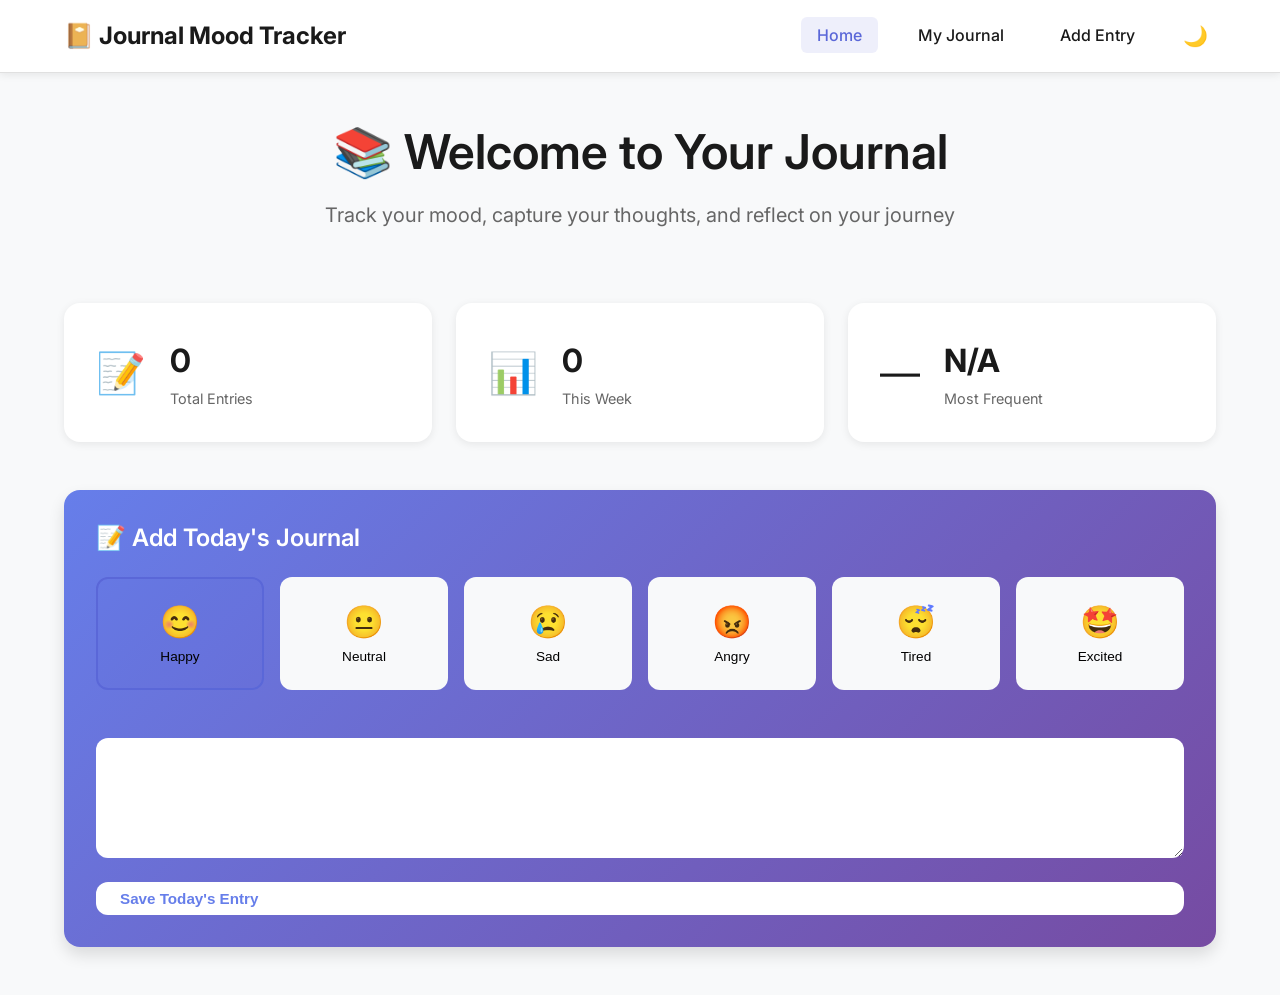
<file: journal-app/index.html>
<!DOCTYPE html>
<html lang="en">
<head>
  <meta charset="UTF-8">
  <meta name="viewport" content="width=device-width, initial-scale=1.0">
  <title>Daily Journal with Mood Tracker</title>
  <link rel="stylesheet" href="css/styles.css">
  <link rel="preconnect" href="https://fonts.googleapis.com">
  <link rel="preconnect" href="https://fonts.gstatic.com" crossorigin>
  <link href="https://fonts.googleapis.com/css2?family=Inter:wght@400;500;600;700&display=swap" rel="stylesheet">
</head>
<body data-page="home">
  <!-- Navigation -->
  <nav>
    <div class="navbar">
      <div class="navbar-brand">
        📔 Journal Mood Tracker
      </div>
      <ul class="navbar-menu">
        <li><a href="index.html" class="active">Home</a></li>
        <li><a href="journal.html">My Journal</a></li>
        <li><a href="add.html">Add Entry</a></li>
        <li><button class="dark-mode-toggle" title="Toggle dark mode">🌙</button></li>
      </ul>
    </div>
  </nav>

  <!-- Main Content -->
  <main>
    <!-- Hero Section -->
    <section class="hero">
      <div class="container">
        <h1>📚 Welcome to Your Journal</h1>
        <p>Track your mood, capture your thoughts, and reflect on your journey</p>
      </div>
    </section>

    <!-- Statistics Section -->
    <section class="container">
      <div class="stats-container"></div>
    </section>

    <!-- Today's Entry Section -->
    <section class="container">
      <div class="today-entry-container"></div>
    </section>
  </main>

  <!-- Scripts -->
  <script src="js/storage.js"></script>
  <script src="js/ui.js"></script>
  <script src="js/app.js"></script>
</body>
</html>
</file>
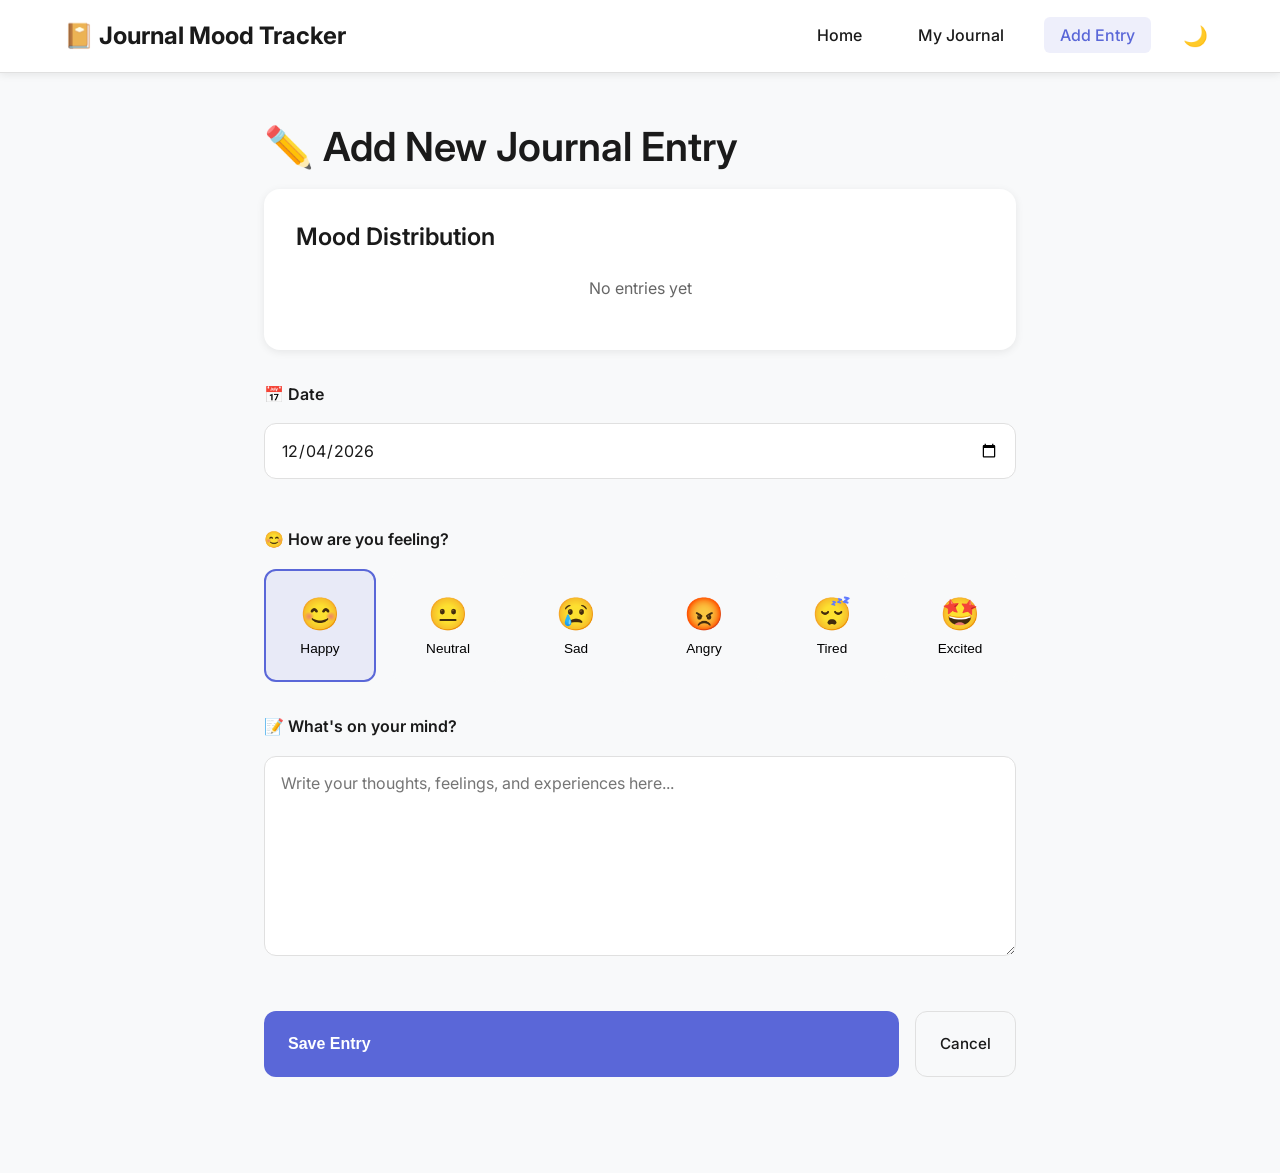
<file: journal-app/add.html>
<!DOCTYPE html>
<html lang="en">
<head>
  <meta charset="UTF-8">
  <meta name="viewport" content="width=device-width, initial-scale=1.0">
  <title>Add Journal Entry - Daily Journal with Mood Tracker</title>
  <link rel="stylesheet" href="css/styles.css">
  <link rel="preconnect" href="https://fonts.googleapis.com">
  <link rel="preconnect" href="https://fonts.gstatic.com" crossorigin>
  <link href="https://fonts.googleapis.com/css2?family=Inter:wght@400;500;600;700&display=swap" rel="stylesheet">
</head>
<body data-page="add">
  <!-- Navigation -->
  <nav>
    <div class="navbar">
      <div class="navbar-brand">
        📔 Journal Mood Tracker
      </div>
      <ul class="navbar-menu">
        <li><a href="index.html">Home</a></li>
        <li><a href="journal.html">My Journal</a></li>
        <li><a href="add.html" class="active">Add Entry</a></li>
        <li><button class="dark-mode-toggle" title="Toggle dark mode">🌙</button></li>
      </ul>
    </div>
  </nav>

  <!-- Main Content -->
  <main>
    <div class="add-page-container">
      <!-- Page Title -->
      <h1>✏️ Add New Journal Entry</h1>

      <!-- Mood Chart -->
      <div class="mood-chart-container">
        <h3>Mood Distribution</h3>
        <div class="mood-chart"></div>
      </div>

      <!-- Form -->
      <form id="journalForm">
        <!-- Date Input -->
        <div class="form-group">
          <label for="entryDate">📅 Date</label>
          <input
            type="date"
            id="entryDate"
            required
            aria-label="Entry date"
          >
        </div>

        <!-- Mood Selector -->
        <div class="form-group">
          <label>😊 How are you feeling?</label>
          <div class="mood-selector-container"></div>
        </div>

        <!-- Text Area -->
        <div class="form-group">
          <label for="entryText">📝 What's on your mind?</label>
          <textarea
            id="entryText"
            placeholder="Write your thoughts, feelings, and experiences here..."
            required
            aria-label="Journal entry text"
          ></textarea>
        </div>

        <!-- Action Buttons -->
        <div class="form-actions">
          <button type="submit" class="btn btn-primary btn-submit">Save Entry</button>
          <a href="journal.html" class="btn btn-secondary">Cancel</a>
        </div>
      </form>
    </div>
  </main>

  <!-- Scripts -->
  <script src="js/storage.js"></script>
  <script src="js/ui.js"></script>
  <script src="js/app.js"></script>

  <script>
    // Handle form submission
    const form = document.getElementById('journalForm');
    if (form) {
      form.addEventListener('submit', (e) => {
        e.preventDefault();
        const submitBtn = form.querySelector('.btn-submit');
        submitBtn.click();
      });
    }
  </script>
</body>
</html>
</file>
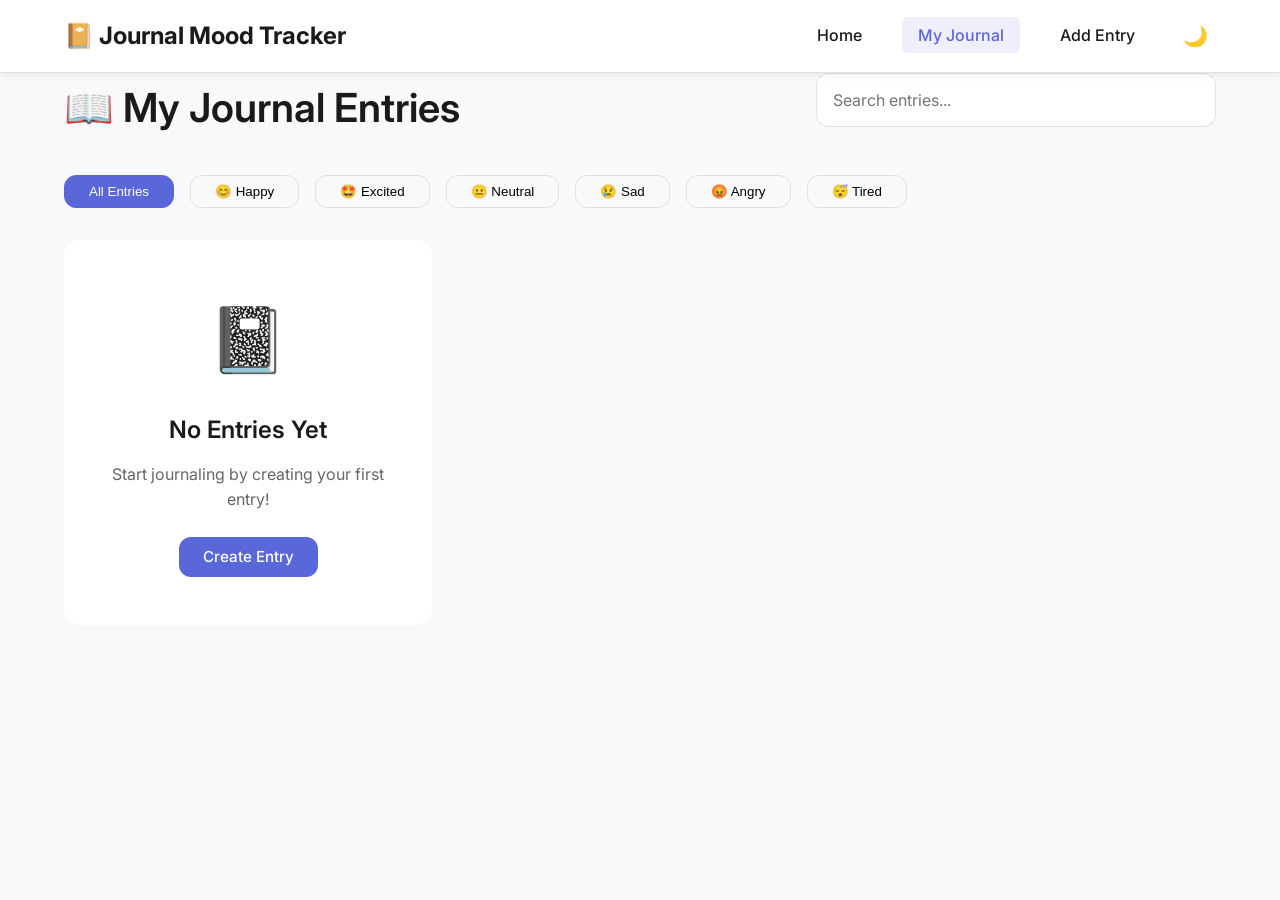
<file: journal-app/journal.html>
<!DOCTYPE html>
<html lang="en">
<head>
  <meta charset="UTF-8">
  <meta name="viewport" content="width=device-width, initial-scale=1.0">
  <title>My Journal - Daily Journal with Mood Tracker</title>
  <link rel="stylesheet" href="css/styles.css">
  <link rel="preconnect" href="https://fonts.googleapis.com">
  <link rel="preconnect" href="https://fonts.gstatic.com" crossorigin>
  <link href="https://fonts.googleapis.com/css2?family=Inter:wght@400;500;600;700&display=swap" rel="stylesheet">
</head>
<body data-page="journal">
  <!-- Navigation -->
  <nav>
    <div class="navbar">
      <div class="navbar-brand">
        📔 Journal Mood Tracker
      </div>
      <ul class="navbar-menu">
        <li><a href="index.html">Home</a></li>
        <li><a href="journal.html" class="active">My Journal</a></li>
        <li><a href="add.html">Add Entry</a></li>
        <li><button class="dark-mode-toggle" title="Toggle dark mode">🌙</button></li>
      </ul>
    </div>
  </nav>

  <!-- Main Content -->
  <main>
    <div class="container">
      <!-- Header -->
      <section class="journal-header">
        <h1>📖 My Journal Entries</h1>
        <div class="search-bar">
          <input
            type="text"
            class="search-input"
            placeholder="Search entries..."
            aria-label="Search journal entries"
          >
        </div>
      </section>

      <!-- Filters -->
      <section class="filters">
        <button class="filter-btn active" data-mood="all">All Entries</button>
        <button class="filter-btn" data-mood="happy">😊 Happy</button>
        <button class="filter-btn" data-mood="excited">🤩 Excited</button>
        <button class="filter-btn" data-mood="neutral">😐 Neutral</button>
        <button class="filter-btn" data-mood="sad">😢 Sad</button>
        <button class="filter-btn" data-mood="angry">😡 Angry</button>
        <button class="filter-btn" data-mood="tired">😴 Tired</button>
      </section>

      <!-- Entries Grid -->
      <section class="entries-container"></section>
    </div>
  </main>

  <!-- Scripts -->
  <script src="js/storage.js"></script>
  <script src="js/ui.js"></script>
  <script src="js/app.js"></script>
</body>
</html>
</file>
<file: journal-app/css/styles.css>
/**
 * Daily Journal with Mood Tracker
 * Modern, clean UI with smooth animations
 */

/* ==========================================
   CSS VARIABLES & THEME
   ========================================== */

:root {
  /* Colors */
  --bg-primary: #ffffff;
  --bg-secondary: #f8f9fa;
  --text-primary: #1a1a1a;
  --text-secondary: #666666;
  --border-color: #e0e0e0;
  --shadow: 0 2px 8px rgba(0, 0, 0, 0.08);
  --shadow-hover: 0 8px 16px rgba(0, 0, 0, 0.12);

  /* Mood Colors */
  --mood-happy: #ffc107;
  --mood-neutral: #6c757d;
  --mood-sad: #17a2b8;
  --mood-angry: #dc3545;
  --mood-tired: #7c3aed;
  --mood-excited: #ff6b6b;

  /* Spacing */
  --spacing-xs: 0.25rem;
  --spacing-sm: 0.5rem;
  --spacing-md: 1rem;
  --spacing-lg: 1.5rem;
  --spacing-xl: 2rem;
  --spacing-2xl: 3rem;

  /* Border Radius */
  --radius-sm: 6px;
  --radius-md: 12px;
  --radius-lg: 16px;

  /* Transitions */
  --transition: all 0.3s cubic-bezier(0.4, 0, 0.2, 1);

  /* Z-index */
  --z-navbar: 100;
  --z-modal: 1000;

}

html.dark-mode {
  --bg-primary: #1a1a1a;
  --bg-secondary: #2d2d2d;
  --text-primary: #ffffff;
  --text-secondary: #b0b0b0;
  --border-color: #444444;
  --shadow: 0 2px 8px rgba(0, 0, 0, 0.3);
  --shadow-hover: 0 8px 16px rgba(0, 0, 0, 0.4);
}

/* ==========================================
   GLOBAL STYLES
   ========================================== */

* {
  margin: 0;
  padding: 0;
  box-sizing: border-box;
}

html {
  scroll-behavior: smooth;
}

body {
  font-family: 'Inter', -apple-system, BlinkMacSystemFont, 'Segoe UI', sans-serif;
  background-color: var(--bg-secondary);
  color: var(--text-primary);
  line-height: 1.6;
  transition: var(--transition);
}

/* ==========================================
   TYPOGRAPHY
   ========================================== */

h1, h2, h3, h4, h5, h6 {
  font-weight: 600;
  line-height: 1.3;
  margin-bottom: var(--spacing-md);
}

h1 {
  font-size: 2.5rem;
}

h2 {
  font-size: 2rem;
}

h3 {
  font-size: 1.5rem;
}

h4 {
  font-size: 1.25rem;
}

p {
  color: var(--text-secondary);
  margin-bottom: var(--spacing-md);
}

a {
  color: inherit;
  text-decoration: none;
}

/* ==========================================
   COMPONENTS
   ========================================== */

/* Buttons */
.btn {
  padding: var(--spacing-sm) var(--spacing-lg);
  border: none;
  border-radius: var(--radius-md);
  font-size: 0.95rem;
  font-weight: 500;
  cursor: pointer;
  transition: var(--transition);
  display: inline-flex;
  align-items: center;
  gap: var(--spacing-sm);
  text-decoration: none;
}

.btn:hover {
  transform: translateY(-2px);
}

.btn-primary {
  background-color: #5a67d8;
  color: white;
}

.btn-primary:hover {
  background-color: #4c51bf;
  box-shadow: var(--shadow-hover);
}

.btn-secondary {
  background-color: var(--bg-secondary);
  color: var(--text-primary);
  border: 1px solid var(--border-color);
}

.btn-secondary:hover {
  background-color: #f0f0f0;
  border-color: #ccc;
}

html.dark-mode .btn-secondary:hover {
  background-color: #3a3a3a;
  border-color: #555;
}

.btn-danger {
  background-color: #ef4444;
  color: white;
}

.btn-danger:hover {
  background-color: #dc2626;
  box-shadow: var(--shadow-hover);
}

.btn-small {
  padding: var(--spacing-xs) var(--spacing-md);
  font-size: 0.85rem;
}

/* Input Fields */
input[type="text"],
input[type="date"],
textarea {
  width: 100%;
  padding: var(--spacing-md);
  border: 1px solid var(--border-color);
  border-radius: var(--radius-md);
  font-family: inherit;
  font-size: 1rem;
  color: var(--text-primary);
  background-color: var(--bg-primary);
  transition: var(--transition);
  margin-bottom: var(--spacing-md);
}

input[type="text"]:focus,
input[type="date"]:focus,
textarea:focus {
  outline: none;
  border-color: #5a67d8;
  box-shadow: 0 0 0 3px rgba(90, 103, 216, 0.1);
}

textarea {
  resize: vertical;
  min-height: 200px;
  font-family: 'Inter', sans-serif;
}

/* Labels */
label {
  display: block;
  margin-bottom: var(--spacing-sm);
  font-weight: 500;
}

/* ==========================================
   LAYOUT
   ========================================== */

.container {
  max-width: 1200px;
  margin: 0 auto;
  padding: 0 var(--spacing-lg);
}

.container-small {
  max-width: 800px;
  margin: 0 auto;
  padding: 0 var(--spacing-lg);
}

/* ==========================================
   NAVBAR
   ========================================== */

nav {
  position: sticky;
  top: 0;
  background-color: var(--bg-primary);
  border-bottom: 1px solid var(--border-color);
  box-shadow: var(--shadow);
  z-index: var(--z-navbar);
}

.navbar {
  display: flex;
  justify-content: space-between;
  align-items: center;
  padding: var(--spacing-md) 0;
  max-width: 1200px;
  margin: 0 auto;
  padding-left: var(--spacing-lg);
  padding-right: var(--spacing-lg);
}

.navbar-brand {
  font-size: 1.5rem;
  font-weight: 700;
  display: flex;
  align-items: center;
  gap: var(--spacing-sm);
}

.navbar-menu {
  display: flex;
  gap: var(--spacing-lg);
  align-items: center;
  list-style: none;
}

.navbar-menu a {
  color: var(--text-primary);
  font-weight: 500;
  transition: var(--transition);
  padding: var(--spacing-sm) var(--spacing-md);
  border-radius: var(--radius-sm);
}

.navbar-menu a:hover {
  color: #5a67d8;
  background-color: var(--bg-secondary);
}

.navbar-menu a.active {
  color: #5a67d8;
  background-color: rgba(90, 103, 216, 0.1);
}

.dark-mode-toggle {
  background: none;
  border: none;
  font-size: 1.25rem;
  cursor: pointer;
  padding: var(--spacing-sm);
  border-radius: var(--radius-sm);
  transition: var(--transition);
}

.dark-mode-toggle:hover {
  background-color: var(--bg-secondary);
}

/* ==========================================
   HOME PAGE STYLES
   ========================================== */

.hero {
  padding: var(--spacing-2xl) var(--spacing-lg);
  text-align: center;
}

.hero h1 {
  font-size: 3rem;
  margin-bottom: var(--spacing-md);
}

.hero p {
  font-size: 1.25rem;
  color: var(--text-secondary);
  margin-bottom: var(--spacing-lg);
}

.stats-container {
  display: grid;
  grid-template-columns: repeat(auto-fit, minmax(250px, 1fr));
  gap: var(--spacing-lg);
  margin-bottom: var(--spacing-2xl);
}

.stat-card {
  background-color: var(--bg-primary);
  padding: var(--spacing-xl);
  border-radius: var(--radius-lg);
  box-shadow: var(--shadow);
  display: flex;
  gap: var(--spacing-lg);
  align-items: center;
  transition: var(--transition);
}

.stat-card:hover {
  transform: translateY(-4px);
  box-shadow: var(--shadow-hover);
}

.stat-icon {
  font-size: 2.5rem;
}

.stat-value {
  font-size: 2rem;
  font-weight: 700;
  color: var(--text-primary);
}

.stat-label {
  color: var(--text-secondary);
  font-size: 0.9rem;
}

.today-entry-container {
  margin-bottom: var(--spacing-2xl);
}

.today-card {
  background: linear-gradient(135deg, #667eea 0%, #764ba2 100%);
  color: white;
  padding: var(--spacing-xl);
  border-radius: var(--radius-lg);
  box-shadow: var(--shadow-hover);
}

html.dark-mode .today-card {
  background: linear-gradient(135deg, #5a67d8 0%, #6b3db0 100%);
}

.today-card h3 {
  margin-bottom: var(--spacing-lg);
  font-size: 1.5rem;
}

.today-mood {
  display: flex;
  align-items: center;
  gap: var(--spacing-sm);
  margin-bottom: var(--spacing-md);
  font-size: 1.25rem;
}

.today-mood .emoji {
  font-size: 2rem;
}

.today-text {
  margin-bottom: var(--spacing-lg);
  color: rgba(255, 255, 255, 0.9);
}

.quick-entry-form {
  display: flex;
  flex-direction: column;
  gap: var(--spacing-lg);
}

/* ==========================================
   MOOD SELECTOR
   ========================================== */

.mood-selector {
  display: grid;
  grid-template-columns: repeat(auto-fit, minmax(100px, 1fr));
  gap: var(--spacing-md);
  margin-bottom: var(--spacing-lg);
}

.mood-btn {
  background-color: var(--bg-secondary);
  border: 2px solid transparent;
  padding: var(--spacing-lg);
  border-radius: var(--radius-md);
  cursor: pointer;
  transition: var(--transition);
  display: flex;
  flex-direction: column;
  align-items: center;
  gap: var(--spacing-sm);
}

.mood-btn:hover {
  transform: scale(1.05);
  box-shadow: var(--shadow);
}

.mood-btn.selected {
  border-color: #5a67d8;
  background-color: rgba(90, 103, 216, 0.1);
}

.mood-emoji {
  font-size: 2rem;
}

.mood-label {
  font-size: 0.85rem;
  font-weight: 500;
}

/* ==========================================
   JOURNAL PAGE STYLES
   ========================================== */

.journal-header {
  display: flex;
  justify-content: space-between;
  align-items: center;
  margin-bottom: var(--spacing-xl);
  gap: var(--spacing-lg);
}

.journal-header h1 {
  margin: 0;
}

.search-bar {
  flex: 1;
  max-width: 400px;
}

.search-input {
  width: 100%;
}

.filters {
  display: flex;
  gap: var(--spacing-md);
  margin-bottom: var(--spacing-xl);
  flex-wrap: wrap;
}

.filter-btn {
  background-color: var(--bg-secondary);
  border: 1px solid var(--border-color);
  padding: var(--spacing-sm) var(--spacing-lg);
  border-radius: var(--radius-md);
  cursor: pointer;
  transition: var(--transition);
  font-weight: 500;
}

.filter-btn:hover {
  border-color: #5a67d8;
}

.filter-btn.active {
  background-color: #5a67d8;
  color: white;
  border-color: #5a67d8;
}

.entries-container {
  display: grid;
  grid-template-columns: repeat(auto-fill, minmax(300px, 1fr));
  gap: var(--spacing-lg);
}

/* ==========================================
   ENTRY CARDS
   ========================================== */

.entry-card {
  background-color: var(--bg-primary);
  border: 1px solid var(--border-color);
  border-radius: var(--radius-lg);
  padding: var(--spacing-lg);
  box-shadow: var(--shadow);
  transition: var(--transition);
  cursor: pointer;
}

.entry-card:hover {
  transform: translateY(-4px);
  box-shadow: var(--shadow-hover);
  border-color: #5a67d8;
}

.entry-header {
  display: flex;
  justify-content: space-between;
  align-items: center;
  margin-bottom: var(--spacing-md);
}

.entry-date {
  font-weight: 600;
  color: var(--text-primary);
}

.entry-mood {
  display: flex;
  align-items: center;
  gap: var(--spacing-sm);
  background-color: var(--bg-secondary);
  padding: var(--spacing-sm) var(--spacing-md);
  border-radius: var(--radius-sm);
  font-size: 0.9rem;
}

.entry-mood .mood-emoji {
  font-size: 1.25rem;
}

.entry-text {
  color: var(--text-secondary);
  margin-bottom: var(--spacing-lg);
  line-height: 1.6;
}

.entry-actions {
  display: flex;
  gap: var(--spacing-sm);
}

.entry-actions button {
  flex: 1;
  padding: var(--spacing-sm);
  background-color: var(--bg-secondary);
  border: 1px solid var(--border-color);
  border-radius: var(--radius-md);
  cursor: pointer;
  transition: var(--transition);
  font-size: 0.85rem;
  display: flex;
  align-items: center;
  justify-content: center;
  gap: var(--spacing-xs);
}

.entry-actions button:hover {
  background-color: #5a67d8;
  color: white;
  border-color: #5a67d8;
}

.btn-delete:hover {
  background-color: #ef4444;
}

/* ==========================================
   EMPTY STATE
   ========================================== */

.empty-state {
  text-align: center;
  padding: var(--spacing-2xl);
  background-color: var(--bg-primary);
  border-radius: var(--radius-lg);
}

.empty-icon {
  font-size: 4rem;
  margin-bottom: var(--spacing-lg);
}

.empty-state h3 {
  font-size: 1.5rem;
}

.empty-state p {
  margin-bottom: var(--spacing-lg);
}

/* ==========================================
   MODAL
   ========================================== */

.modal {
  position: fixed;
  top: 0;
  left: 0;
  width: 100%;
  height: 100%;
  z-index: var(--z-modal);
  display: flex;
  align-items: center;
  justify-content: center;
  animation: fadeIn 0.3s ease;
}

@keyframes fadeIn {
  from {
    opacity: 0;
  }
  to {
    opacity: 1;
  }
}

.modal-overlay {
  position: absolute;
  top: 0;
  left: 0;
  width: 100%;
  height: 100%;
  background-color: rgba(0, 0, 0, 0.5);
  cursor: pointer;
}

.modal-content {
  position: relative;
  background-color: var(--bg-primary);
  max-width: 600px;
  width: 90%;
  border-radius: var(--radius-lg);
  padding: var(--spacing-xl);
  box-shadow: var(--shadow-hover);
  animation: slideUp 0.3s ease;
  max-height: 80vh;
  overflow-y: auto;
}

@keyframes slideUp {
  from {
    transform: translateY(20px);
    opacity: 0;
  }
  to {
    transform: translateY(0);
    opacity: 1;
  }
}

.modal-close {
  position: absolute;
  top: var(--spacing-lg);
  right: var(--spacing-lg);
  background: none;
  border: none;
  font-size: 1.5rem;
  cursor: pointer;
  color: var(--text-secondary);
  transition: var(--transition);
}

.modal-close:hover {
  color: var(--text-primary);
}

.modal-header {
  display: flex;
  justify-content: space-between;
  align-items: start;
  margin-bottom: var(--spacing-lg);
}

.modal-header h2 {
  margin: 0;
}

.mood-badge {
  display: flex;
  align-items: center;
  gap: var(--spacing-sm);
  background-color: var(--bg-secondary);
  padding: var(--spacing-md);
  border-radius: var(--radius-md);
  font-weight: 500;
}

.mood-badge .mood-emoji {
  font-size: 1.5rem;
}

.modal-body {
  margin-bottom: var(--spacing-lg);
  line-height: 1.8;
}

.modal-body p {
  white-space: pre-wrap;
  word-wrap: break-word;
}

.modal-footer {
  display: flex;
  gap: var(--spacing-md);
  justify-content: flex-end;
}

.modal-btn-edit,
.modal-btn-delete {
  flex: 1;
}

/* ==========================================
   TOAST NOTIFICATIONS
   ========================================== */

.toast {
  position: fixed;
  bottom: -100px;
  right: var(--spacing-lg);
  background-color: #10b981;
  color: white;
  padding: var(--spacing-lg) var(--spacing-xl);
  border-radius: var(--radius-md);
  box-shadow: var(--shadow-hover);
  z-index: calc(var(--z-modal) + 100);
  transition: bottom 0.3s ease;
  max-width: 400px;
  word-wrap: break-word;
}

.toast.show {
  bottom: var(--spacing-lg);
}

.toast-success {
  background-color: #10b981;
}

.toast-error {
  background-color: #ef4444;
}

.toast-info {
  background-color: #3b82f6;
}

/* ==========================================
   ADD PAGE STYLES
   ========================================== */

.add-page-container {
  max-width: 800px;
  margin: var(--spacing-2xl) auto;
  padding: 0 var(--spacing-lg) var(--spacing-2xl);
}

.form-group {
  margin-bottom: var(--spacing-xl);
}

.form-group label {
  font-weight: 600;
  margin-bottom: var(--spacing-md);
}

.mood-selector-container {
  margin-bottom: var(--spacing-xl);
}

.mood-chart-container {
  background-color: var(--bg-primary);
  padding: var(--spacing-xl);
  border-radius: var(--radius-lg);
  margin-bottom: var(--spacing-xl);
  box-shadow: var(--shadow);
}

.mood-chart-container h3 {
  margin-bottom: var(--spacing-lg);
}

.mood-chart {
  display: flex;
  flex-direction: column;
  gap: var(--spacing-lg);
}

.chart-bar {
  display: grid;
  grid-template-columns: 120px 1fr 40px;
  gap: var(--spacing-md);
  align-items: center;
}

.bar-label {
  display: flex;
  align-items: center;
  gap: var(--spacing-sm);
  font-weight: 500;
  font-size: 0.9rem;
}

.bar-label .emoji {
  font-size: 1.5rem;
}

.bar-container {
  background-color: var(--bg-secondary);
  height: 30px;
  border-radius: var(--radius-md);
  overflow: hidden;
}

.bar-fill {
  background: linear-gradient(90deg, #667eea 0%, #764ba2 100%);
  height: 100%;
  transition: width 0.5s ease;
}

.bar-count {
  font-weight: 600;
  text-align: center;
  min-width: 40px;
}

.form-actions {
  display: flex;
  gap: var(--spacing-md);
  flex-wrap: wrap;
}

.btn-submit {
  flex: 1;
  min-width: 200px;
  padding: var(--spacing-lg);
  font-size: 1rem;
  font-weight: 600;
}

/* ==========================================
   QUICK ENTRY
   ========================================== */

.quick-textarea {
  background-color: white;
  color: var(--text-primary);
  border: 1px solid rgba(255, 255, 255, 0.3);
  min-height: 120px;
  margin-bottom: 0;
}

html.dark-mode .quick-textarea {
  background-color: rgba(0, 0, 0, 0.2);
  color: white;
  border: 1px solid rgba(0, 0, 0, 0.3);
}

.quick-textarea::placeholder {
  color: rgba(255, 255, 255, 0.7);
}

html.dark-mode .quick-textarea::placeholder {
  color: rgba(255, 255, 255, 0.5);
}

.quick-entry-form .btn {
  background-color: white;
  color: #667eea;
  font-weight: 600;
}

.quick-entry-form .btn:hover {
  background-color: rgba(255, 255, 255, 0.9);
}

/* ==========================================
   RESPONSIVE DESIGN
   ========================================== */

@media (max-width: 768px) {
  h1 {
    font-size: 2rem;
  }

  .hero h1 {
    font-size: 2rem;
  }

  .navbar {
    flex-wrap: wrap;
    padding-left: var(--spacing-md);
    padding-right: var(--spacing-md);
  }

  .navbar-menu {
    width: 100%;
    gap: var(--spacing-md);
    margin-top: var(--spacing-md);
  }

  .journal-header {
    flex-direction: column;
  }

  .search-bar {
    width: 100%;
    max-width: none;
  }

  .entries-container {
    grid-template-columns: 1fr;
  }

  .stats-container {
    grid-template-columns: 1fr;
  }

  .mood-selector {
    grid-template-columns: repeat(3, 1fr);
  }

  .chart-bar {
    grid-template-columns: 80px 1fr 40px;
  }

  .modal-content {
    width: 95%;
    padding: var(--spacing-lg);
  }

  .modal-header {
    flex-direction: column;
    gap: var(--spacing-md);
  }

  .mood-badge {
    width: 100%;
  }

  .form-actions {
    flex-direction: column;
  }

  .btn-submit {
    width: 100%;
  }

  .toast {
    right: var(--spacing-md);
    left: var(--spacing-md);
    max-width: none;
  }
}

@media (max-width: 480px) {
  :root {
    --spacing-xl: 1.5rem;
    --spacing-lg: 1rem;
  }

  h1 {
    font-size: 1.5rem;
  }

  h2 {
    font-size: 1.25rem;
  }

  .navbar-brand {
    font-size: 1.25rem;
  }

  .navbar-menu {
    gap: var(--spacing-sm);
  }

  .navbar-menu a {
    padding: var(--spacing-xs) var(--spacing-sm);
    font-size: 0.9rem;
  }

  .mood-selector {
    grid-template-columns: repeat(2, 1fr);
    gap: var(--spacing-sm);
  }

  .mood-btn {
    padding: var(--spacing-md);
  }

  .entry-card {
    padding: var(--spacing-md);
  }

  .stat-card {
    flex-direction: column;
    text-align: center;
  }

  .stat-icon {
    font-size: 2rem;
  }

  .stat-value {
    font-size: 1.5rem;
  }

  .empty-icon {
    font-size: 3rem;
  }

  .modal-content {
    padding: var(--spacing-lg);
  }

  .modal-footer {
    flex-direction: column;
  }

  .modal-btn-edit,
  .modal-btn-delete {
    width: 100%;
  }
}

/* ==========================================
   SCROLLBAR STYLING
   ========================================== */

::-webkit-scrollbar {
  width: 8px;
  height: 8px;
}

::-webkit-scrollbar-track {
  background: var(--bg-secondary);
}

::-webkit-scrollbar-thumb {
  background: #ccc;
  border-radius: 4px;
}

::-webkit-scrollbar-thumb:hover {
  background: #999;
}

html.dark-mode ::-webkit-scrollbar-thumb {
  background: #555;
}

html.dark-mode ::-webkit-scrollbar-thumb:hover {
  background: #777;
}
</file>
